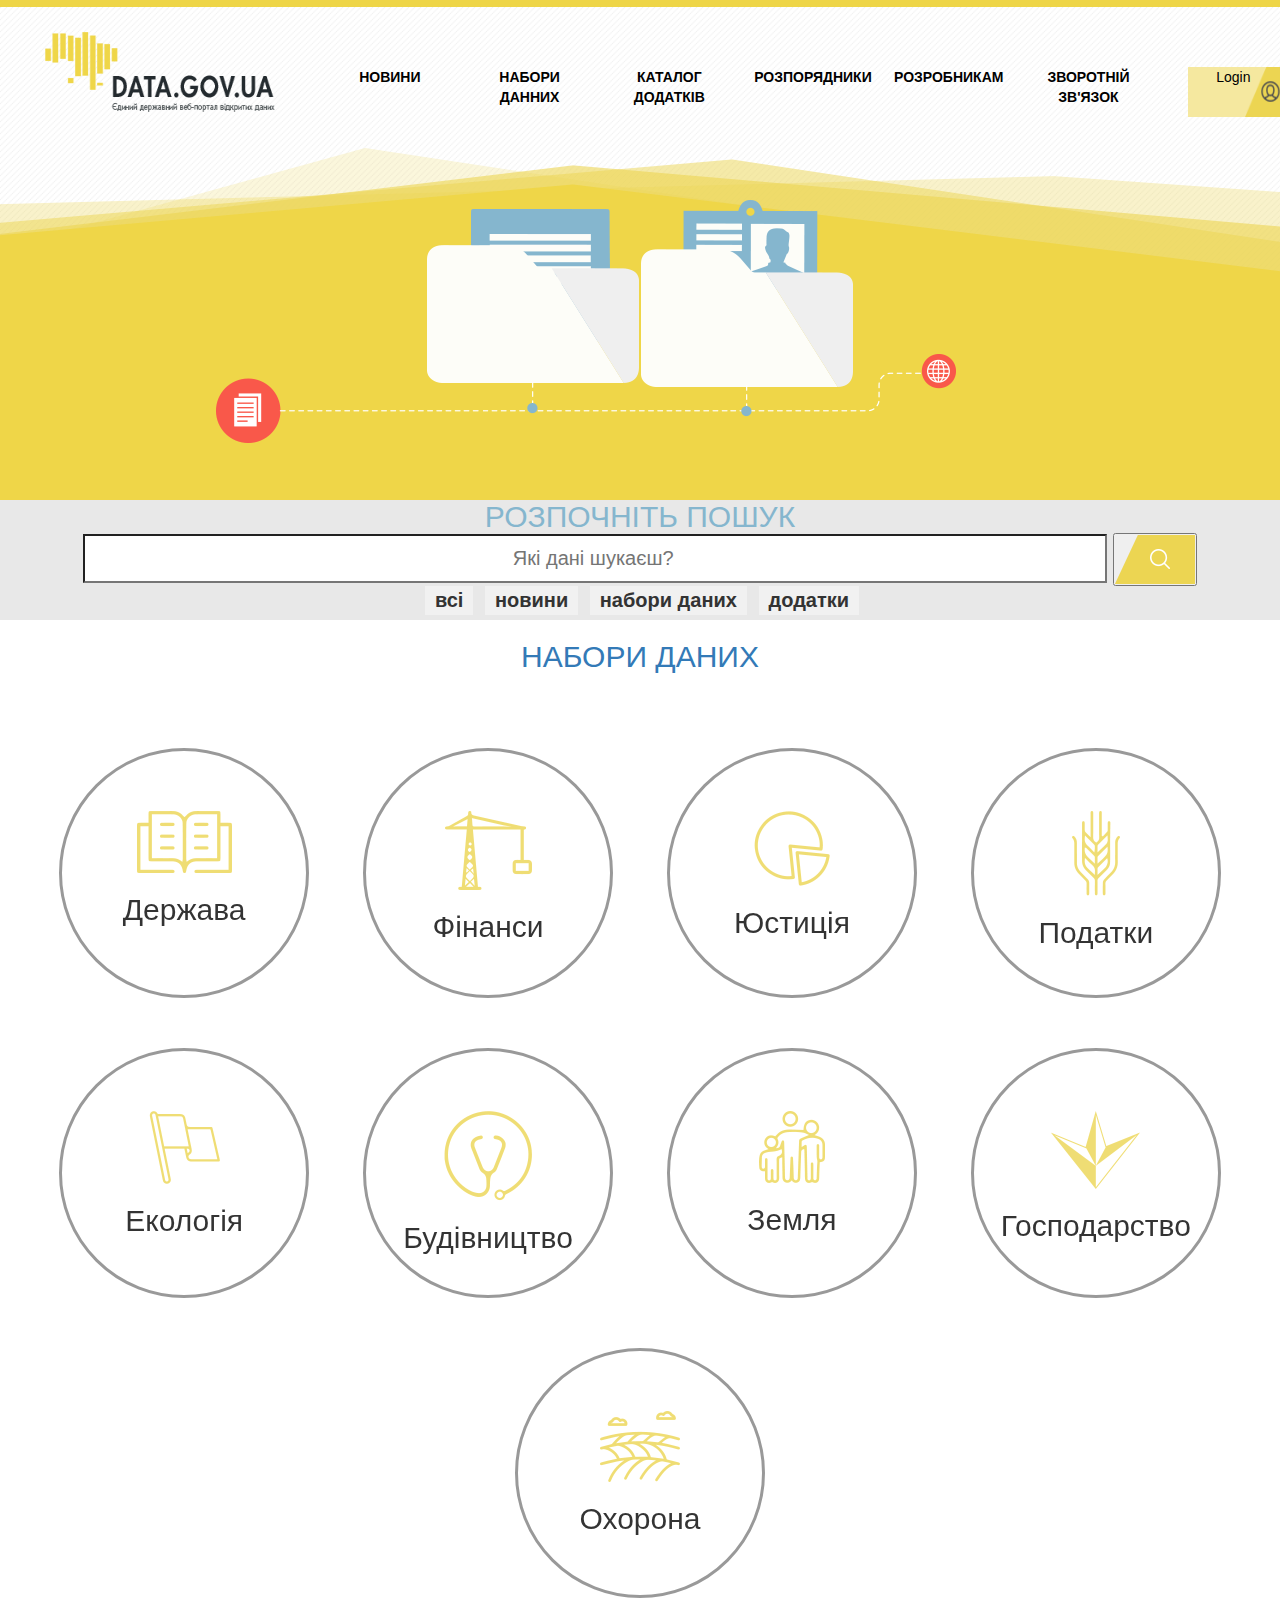
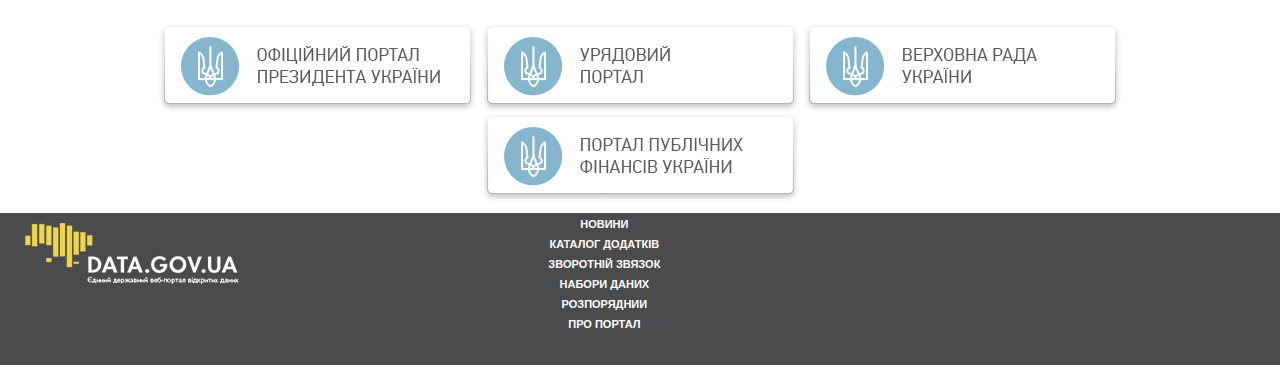
<file: Konetsul/index.html>
<!DOCTYPE html>
<html>

<head>

	<meta charset="utf-8" />

	<title>Data.gov.ua</title>

	<meta name="viewport" content="width=device-width, initial-scale=1, maximum-scale=1" />

	<link rel="stylesheet" type="text/css" href="source/css/main.css" />
	<link rel="stylesheet" href="source/css/bootstrap.min.css" />
	<script src="source/libs/jquery-3.1.1.js"></script>
	<script src="source/js/script.js"></script>
	<script src="source/libs/bootstrap.min.js"></script>

</head>

<body>
	<header> 
		<div class="container-fluid"> 
			<div class="row"> 
				<a href="Index.html"> 
					<div class="col-md-3 col-xs-3 col-sm-3 logo"> 
						<img src="source/img/main_page/logo.png"> 
					</div> 
				</a> 
				<div class="nav col-md-8 col-xs-8 col-sm-8"> 
					<ul> 
						<li class="col-lg-2 col-md-4 col-sm-4 col-xs-11"><a href="pages/news.html">новини</a></li> 
						<li class="col-lg-2 col-md-4 col-sm-4 col-xs-11"><a href="#">набори данних</a></li> 
						<li class="col-lg-2 col-md-4 col-sm-4 col-xs-11"><a href="../pages/application.html">каталог додатків</a></li> 
						<li class="col-lg-2 col-md-4 col-sm-4 col-xs-11"><a href="#">розпорядники</a></li> 
						<li class="col-lg-2 col-md-4 col-sm-4 col-xs-11"><a href="pages/developers.html">розробникам</a></li> 
						<li class="col-lg-2 col-md-4 col-sm-4 col-xs-11"><a href="pages/feedback.html">зворотній зв'язок</a></li> 
					</ul> 

				</div> 
						
				<div class="col-md-1 col-xs-1 col-sm-1" id="login"> 
					<a href="#"><div class="login">
						Login
						<img src="source/img/main_page/bg-heade1.png">
						</div>
					</a>
				</div> 
			</div> 
		</div> 
	</header>

		<div class="block-header">
		<h2>РОЗПОЧНІТЬ ПОШУК</h2>
		<input type="search" id="search" placeholder="Які дані шукаєш?">
		<button id="submit" type="search" ><img src="source/img/main_page/search-icon.png" alt=""></button>
		<div id="search1">
			<label>всі</label>
			<label>новини</label>
			<label>набори даних</label>
			<label>додатки</label>
		</div>			
	</div>

	<div class="section-one">
		<h2><a href="#">НАБОРИ ДАНИХ</a></h2>
		
	</div>



	<row>
		<div class="main">
			<div class="flip-container">
				<a href="#">
					<div class="flipper">
						<div class="front">
							<img src="source/img/main_page/book_1.png">
							<h2>Держава</h2>
						</div>
						<div class="back">
							<h2>777</h2>
						</div>
					</div>
				</a>
			</div>
			<div class="flip-container">
				<a href="#">
					<div class="flipper">
						<div class="front">
							<img src="source/img/main_page/construction.png">
							<h2>Фінанси</h2>
						</div>
						<div class="back">
							<h2>777</h2>
						</div>
					</div>
				</a>
			</div>
			<div class="flip-container">
				<a href="#">
					<div class="flipper">
						<div class="front">
							<img src="source/img/main_page/data-gov_icons.png">
							<h2>Юстиція</h2>
						</div>
						<div class="back">
							<h2>777</h2>
						</div>
					</div>
				</a>
			</div>
			<div class="flip-container">
				<a href="">
					<div class="flipper">
						<div class="front">
							<img src="source/img/main_page/agriculture.png">
							<h2>Податки</h2>
						</div>
						<div class="back">
							<h2>777</h2>
						</div>
					</div>
				</a>
			</div>
			<div class="flip-container">
				<a href="#">
					<div class="flipper">
						<div class="front">
							<img src="source/img/main_page/state.png">
							<h2>Екологія</h2>
						</div>
						<div class="back">
							<h2>777</h2>
						</div>
					</div>
				</a>
			</div>
			<div class="flip-container">
				<a href="#">
					<div class="flipper">
						<div class="front">
							<img src="source/img/main_page/medicine.png">
							<h2>Будівництво</h2>
						</div>
						<div class="back">
							<h2>777</h2>
						</div>
					</div>
				</a>
			</div>
			<div class="flip-container">
				<a href="#">
					<div class="flipper">
						<div class="front">
							<img src="source/img/main_page/social-protection.png">
							<h2>Земля</h2>
						</div>
						<div class="back">
							<h2>777</h2>
						</div>
					</div>
				</a>
			</div>
			<div class="flip-container">
				<a href="">
					<div class="flipper">
						<div class="front">
							<img src="source/img/main_page/standards.png">
							<h2>Господарство</h2>
						</div>
						<div class="back">
							<h2>777</h2>
						</div>
					</div>
				</a>
			</div>	
			<div class="flip-container">
				<a href="#">
					<div class="flipper">
						<div class="front">
							<img src="source/img/main_page/earth.png">
							<h2>Охорона</h2>
						</div>
						<div class="back">
							<h2>777</h2>
						</div>
					</div>
				</a>
			</div>
		</div>		
	<row>
	<div class="useful-list">
		<p class="thumb">
				<a class="president" href="http://www.president.gov.ua" target="_blank">
					<img src="source/img/main_page/president.png" alt="">
				</a>
				<a class="kmu" href="http://www.kmu.gov.ua" target="_blank">
					<img src="source/img/main_page/02.png" alt="">
				</a>
				<a class="rada" href="http://www.rada.gov.ua" target="_blank">
					<img src="source/img/main_page/03.png" alt="">
				</a>
				<a class="e-data" href="http://e-data.gov.ua" target="_blank">
					<img src="source/img/main_page/04.png" alt="">
				</a>
		</p>
	</div>

	<footer>
		<row>
			<a class="col-md-5 col-lg-5" href="#">
				<img src="source/img/main_page/logo2.png" alt="">
			</a>		
			<div class="footer-nav col-md-5 col-lg-5">
				<ul>
					<li><a href="#">НОВИНИ</a></li>
					<li><a href="#">КАТАЛОГ ДОДАТКІВ</a></li>
					<li><a href="#">ЗВОРОТНІЙ ЗВЯЗОК</a></li>
					<li><a href="#">НАБОРИ ДАНИХ</a></li>
					<li><a href="#">РОЗПОРЯДНИИ</a></li>
					<li><a href="#">ПРО ПОРТАЛ</a></li>
				</ul>
			</div>
		<row>
	</footer>

</body>
</html>
</file>
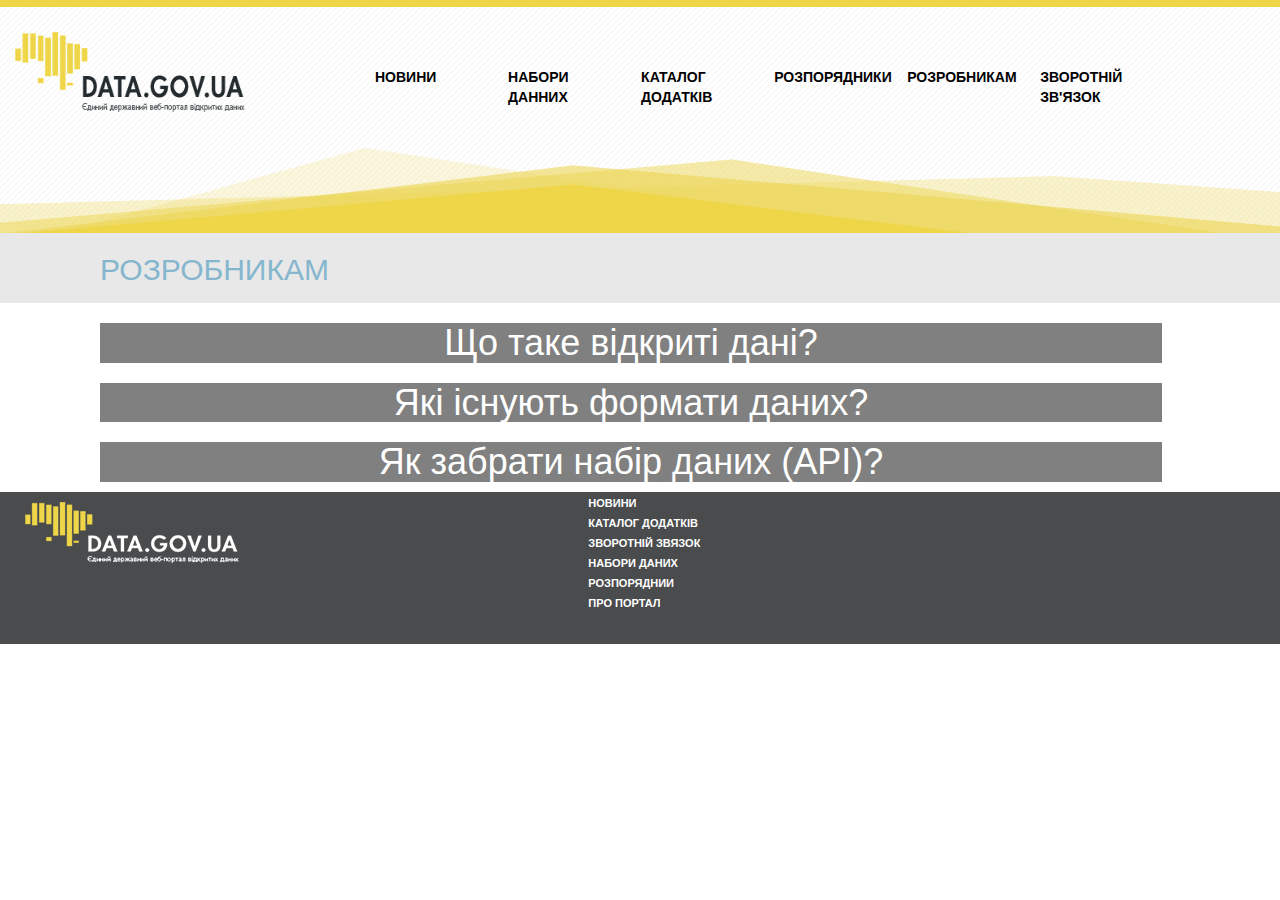
<file: Konetsul/pages/developers.html>
<!DOCTYPE html>
<html lang="en">
<head>
	<meta charset="UTF-8">
	<title>Розробникам</title>

	<link rel="stylesheet" href="../source/css/bootstrap.min.css">
	<link rel="stylesheet" href="../source/css/developers.css" />
	<script src="../source/libs/jquery-3.1.1.js"></script>
	<script src="../source/js/script_dev.js"></script>


</head>
<body>
	<header>
		<div class="container-fluid"> 
			<div class="row"> 
				<a href="../index.html"> 
					<div class="col-md-3 col-xs-3 col-sm-3 logo"> 
						<img src="../source/img/main_page/logo.png"> 
					</div> 
				</a> 
				<div class="nav col-md-8 col-xs-8 col-sm-8"> 
					<ul> 
						<li class="col-lg-2 col-md-4 col-sm-4 col-xs-11"><a href="pages/news.html">новини</a></li> 
						<li class="col-lg-2 col-md-4 col-sm-4 col-xs-11"><a href="#">набори данних</a></li> 
						<li class="col-lg-2 col-md-4 col-sm-4 col-xs-11"><a href="../pages/application.html">каталог додатків</a></li> 
						<li class="col-lg-2 col-md-4 col-sm-4 col-xs-11"><a href="#">розпорядники</a></li> 
						<li class="col-lg-2 col-md-4 col-sm-4 col-xs-11"><a href="pages/developers.html">розробникам</a></li> 
						<li class="col-lg-2 col-md-4 col-sm-4 col-xs-11"><a href="pages/feedback.html">зворотній зв'язок</a></li> 
					</ul> 

				</div> 
						
				<div class="col-md-1 col-xs-1 col-sm-1" id="login"> 
					<!-- <a href=""><div class="login">
						Login
						<div><img src="source/img/main_page/bg-heade.png"></div> 
						</div>
					</a> -->
				</div> 
			</div> 
		</div>
	</header>

	<div class="block-header">
		<h2>РОЗРОБНИКАМ</h2>
	</div>

	
	<div class="wrapper">
		<h1><a href="#">Що таке відкриті дані?</a></h1>
		<article>
			Закон України «Про доступ до публічної інформації» № 2939-VI від 13.01.2011 регламентує питання відкритих даних наступним чином: Публічна інформація у формі відкритих даних - це публічна інформація у форматі, що дозволяє її автоматизоване оброблення електронними засобами, вільний та безоплатний доступ до неї, а також її подальше використання. Розпорядники інформації зобов’язані надавати публічну інформацію у формі відкритих даних на запит, оприлюднювати і регулярно оновлювати її на єдиному державному веб-порталі відкритих даних та на своїх веб-сайтах. Публічна інформація у формі відкритих даних є дозволеною для її подальшого вільного використання та поширення. Будь-яка особа може вільно копіювати, публікувати, поширювати, використовувати, у тому числі в комерційних цілях, у поєднанні з іншою інформацією або шляхом включення до складу власного продукту, публічну інформацію у формі відкритих даних з обов’язковим посиланням на джерело отримання такої інформації.
		</article>

		<h1><a href="">Які існують формати даних?</a></h1>
		<article>
			Відповідно до Положення про набори даних, які підлягають оприлюдненню у формі відкритих даних, затвердженого постановою Кабінету Міністрів України від 21.10.2015 № 835 визначено наступні формати для оприлюднення публічної інформації у формі відкритих даних:Текстові дані TXT, RTF, ODT*, DOC(X), PDF (з текстовим змістом, не скановане зображення), (X)HTML*Структуровані дані RDF*, XML*, JSON*, CSV*, XLS(X), ODS *, YAML*Графічні дані GIF*, TIFF, JPG (JPEG)*, PNG*Відеодані MPEG, MKV, AVI, FLV, MKS,MK3D Аудіодані MP3, WAV, MKA Дані, розроблені з використанням програми Macromedia Flash SWF, FLV Архів даних ZIP*, 7z*, Gzip*, Bzip2* При створенні нових наборів даних забезпечується використання відкритих форматів даних (формати, позначені * у таблиці) та структурованих даних (формати RDF, XML, JSON, CSV).
		</article>

		<h1><a href="">Як забрати набір даних (API)?</a></h1>
		<article>
			Для того, щоб отримати файл в форматі xml, необхідно перейти за посиланням та вказати “Ідентифікаційний номер” набору даних, який відображається при відкритті обраного набору даних, а також номер ревізії, якщо необхідно отримати попередню версію набору даних:data.gov.ua/view-dataset/dataset?dataset-id=ідентифікаційний номер набору даних&revison-id=номер ревізії. Для того, щоб забрати файл в форматі json, необхідно перейти за посиланням та вказати “Ідентифікаційний номер” набору даних, який відображається при відкритті обраного набору даних, а також номер ревізії, якщо необхідно отримати попередню версію набору даних:data.gov.ua/view-dataset/dataset.json?dataset-id=ідентифікаційний номер набору даних&revison-id=номер ревії.Якщо 'revison-id' не передавати, то поверне останній варіант набору даних.
		</article>

	</div>

	<footer>
		<row>
			<a class="col-md-5 col-lg-5" href="#">
				<img src="../source/img/main_page/logo2.png" alt="">
			</a>		
			<div class="footer-nav col-md-5 col-lg-5">
				<ul>
					<li><a href="#">НОВИНИ</a></li>
					<li><a href="#">КАТАЛОГ ДОДАТКІВ</a></li>
					<li><a href="#">ЗВОРОТНІЙ ЗВЯЗОК</a></li>
					<li><a href="#">НАБОРИ ДАНИХ</a></li>
					<li><a href="#">РОЗПОРЯДНИИ</a></li>
					<li><a href="#">ПРО ПОРТАЛ</a></li>
				</ul>
			</div>
		<row>
	</footer>
</body>
</html>
</file>
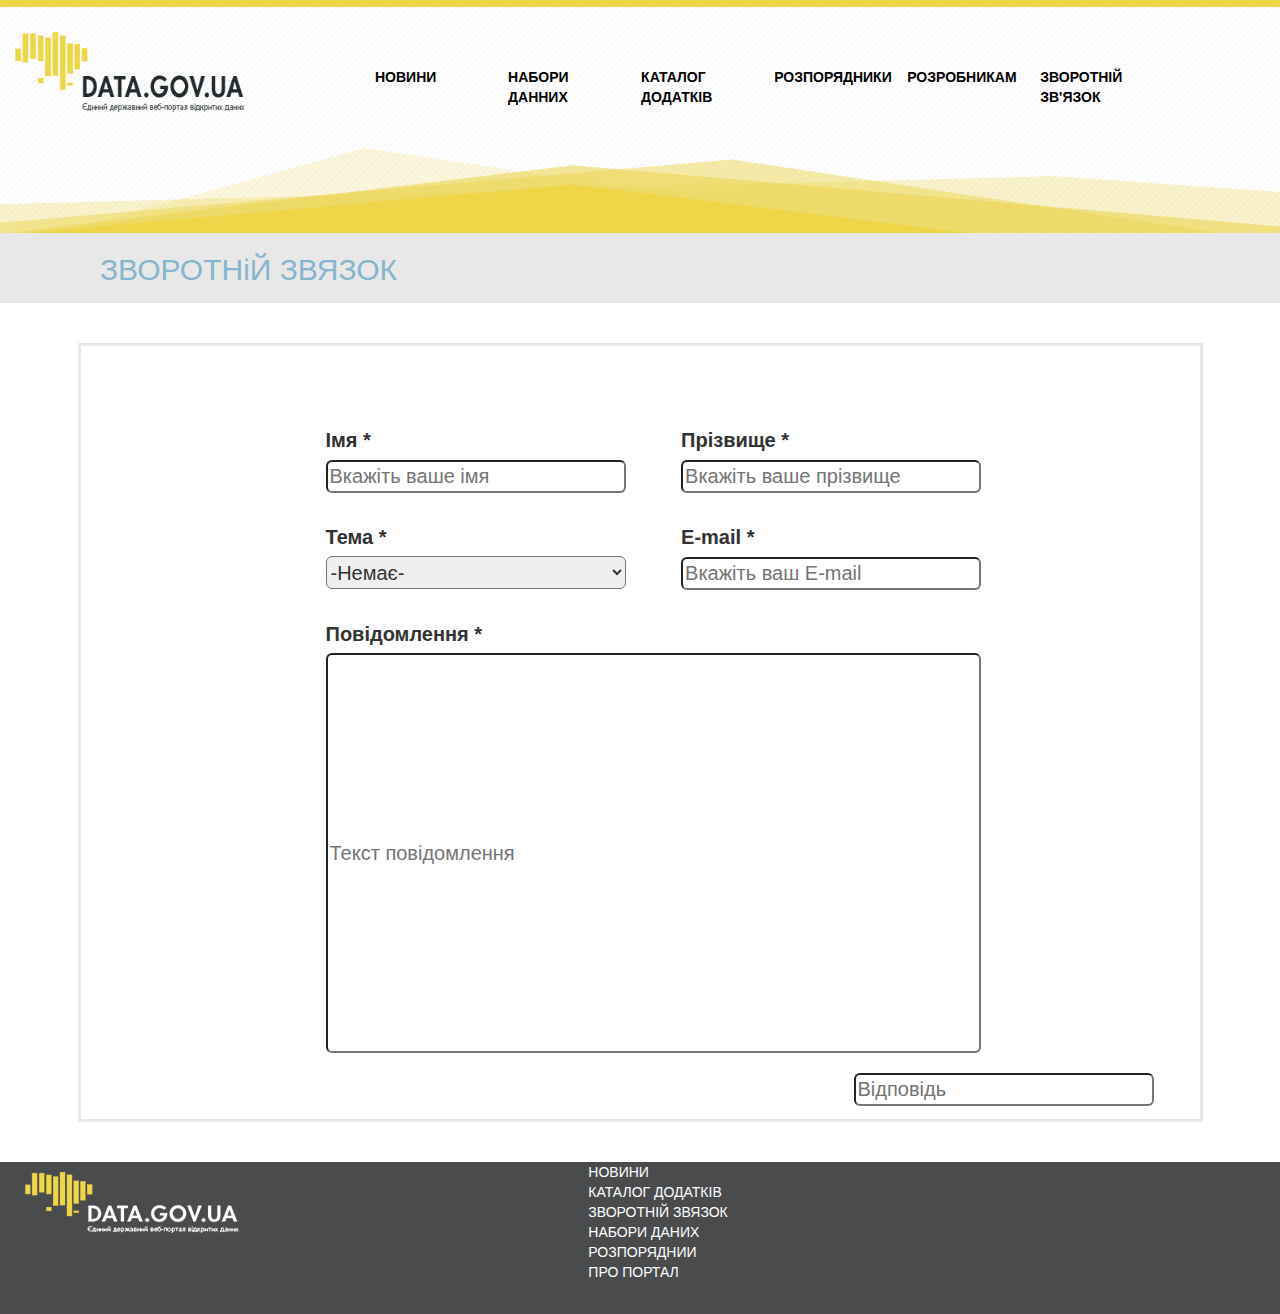
<file: Konetsul/pages/feedback.html>
<!DOCTYPE html>
<html lang="en">
<head>
	<meta charset="UTF-8">
	<title>Feedback</title>

	<link rel="stylesheet" href="../source/css/bootstrap.min.css">
	<link rel="stylesheet" href="../source/css/feedback.css">

</head>
<body>
		<header>
		<div class="container-fluid"> 
			<div class="row"> 
				<a href="../index.html"> 
					<div class="col-md-3 col-xs-3 col-sm-3 logo"> 
						<img src="../source/img/main_page/logo.png"> 
					</div> 
				</a> 
				<div class="nav col-md-8 col-xs-8 col-sm-8"> 
					<ul> 
						<li class="col-lg-2 col-md-4 col-sm-4 col-xs-11"><a href="../pages/news.html">новини</a></li> 
						<li class="col-lg-2 col-md-4 col-sm-4 col-xs-11"><a href="#">набори данних</a></li> 
						<li class="col-lg-2 col-md-4 col-sm-4 col-xs-11"><a href="../pages/application.html">каталог додатків</a></li> 
						<li class="col-lg-2 col-md-4 col-sm-4 col-xs-11"><a href="#">розпорядники</a></li> 
						<li class="col-lg-2 col-md-4 col-sm-4 col-xs-11"><a href="../pages/developers.html">розробникам</a></li> 
						<li class="col-lg-2 col-md-4 col-sm-4 col-xs-11"><a href="../pages/feedback.html">зворотній зв'язок</a></li> 
					</ul> 

				</div> 
						
				<div class="col-md-1 col-xs-1 col-sm-1" id="login"> 
					<!-- <a href=""><div class="login">
						Login
						<div><img src="source/img/main_page/bg-heade.png"></div> 
						</div>
					</a> -->
				</div> 
			</div> 
		</div>
	</header>

	<div class="block-header">
		<h2>ЗВОРОТНіЙ ЗВЯЗОК</h2>
	</div>

	<div class="content">
		<div class="inside-content">
			<div class="box">
				<label for="name">Імя *</label><br>
				<input type="text" name="name" placeholder="Вкажіть ваше імя">
			</div>

			<div class="box">
				<label for="sname">Прізвище *</label><br>
				<input type="text" name="sname" placeholder="Вкажіть ваше прізвище">
			</div>

			<div class="box">
				<label for="theme">Тема *</label><br>
					<select>
						<option value="">-Немає-</option>
						<option value="">Запит на набори даних</option>
						<option value="">Технічні аспекти роботи</option>
						<option value="">Інший...</option>
					</select>
			</div>

			<div class="box">			
				<label for="mail">E-mail *</label><br>
					<input type="text" name="mail" placeholder="Вкажіть ваш E-mail">
			</div>

			<div class="box message">	
				<label for="message">Повідомлення *</label><br>	
					<input type="text" name="message" placeholder="Текст повідомлення">
			</div>
			
			<div class="answer">				
				<input type="text " class="answer" name="answer" placeholder="Відповідь">
			</div>	
		</div>
	</div>

	<footer>
		<row>
			<a class="col-md-5 col-lg-5" href="#">
				<img src="../source/img/main_page/logo2.png" alt="">
			</a>		
			<div class="footer-nav col-md-5 col-lg-5">
				<ul>
					<li><a href="#">НОВИНИ</a></li>
					<li><a href="#">КАТАЛОГ ДОДАТКІВ</a></li>
					<li><a href="#">ЗВОРОТНІЙ ЗВЯЗОК</a></li>
					<li><a href="#">НАБОРИ ДАНИХ</a></li>
					<li><a href="#">РОЗПОРЯДНИИ</a></li>
					<li><a href="#">ПРО ПОРТАЛ</a></li>
				</ul>
			</div>
		<row>
	</footer>
</body>
</html>
</file>
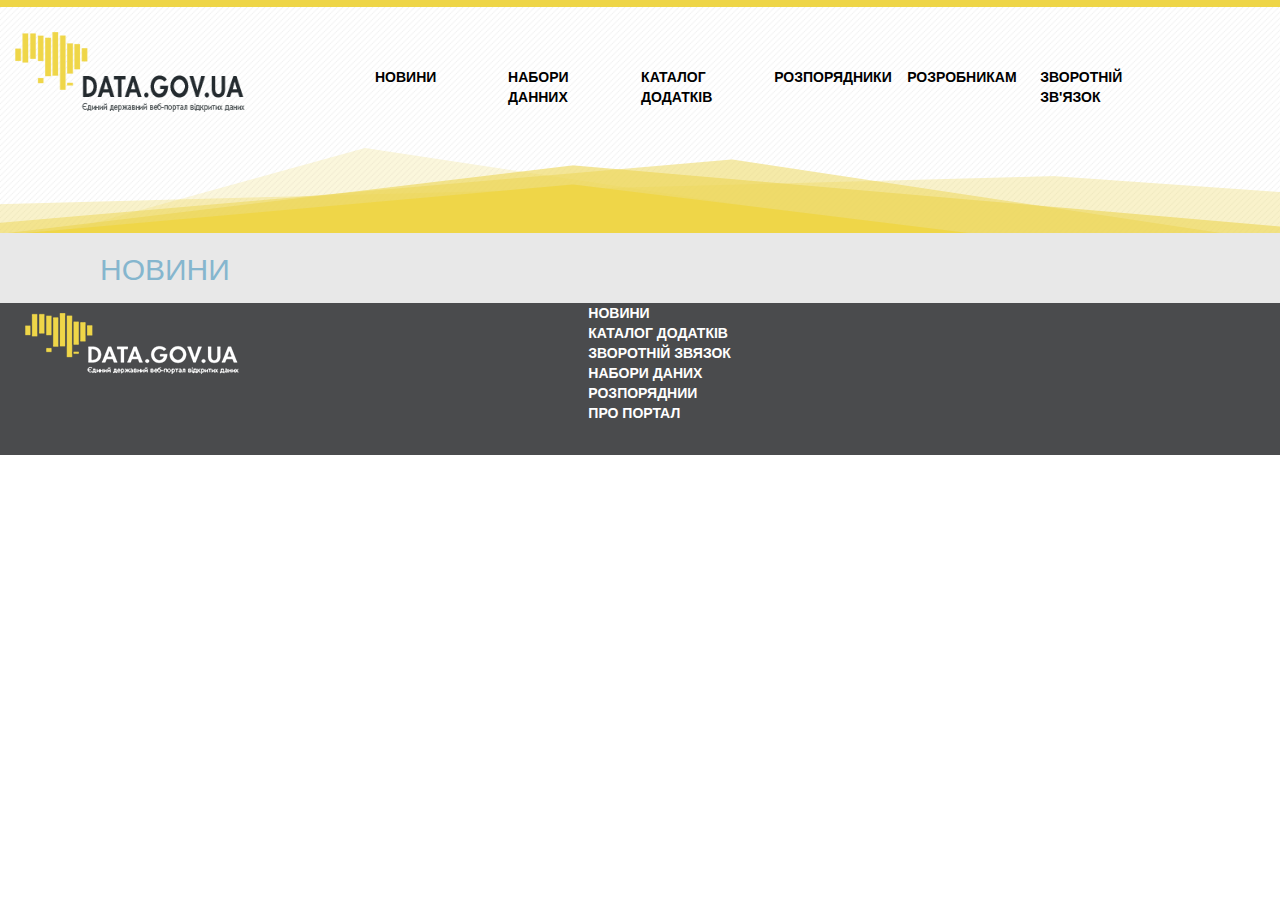
<file: Konetsul/pages/news.html>
<!DOCTYPE html>
<html lang="en">
<head>
	<meta charset="UTF-8">
	<title>NEWS</title>
	<link rel="stylesheet" href="../source/css/bootstrap.min.css">
	<link rel="stylesheet" href="../source/css/news.css">
	<script src="../source/libs/jquery-3.1.1.js"></script>
	<script src="../source/js/script_news.js"></script>
</head>
<body>	
	<header>
		<div class="container-fluid"> 
			<div class="row"> 
				<a href="Index.html"> 
					<div class="col-md-3 col-xs-3 col-sm-3 logo"> 
						<img src="../source/img/main_page/logo.png"> 
					</div> 
				</a> 
				<div class="nav col-md-8 col-xs-8 col-sm-8"> 
					<ul> 
						<li class="col-lg-2 col-md-4 col-sm-4 col-xs-11"><a href="../pages/news.html">новини</a></li> 
						<li class="col-lg-2 col-md-4 col-sm-4 col-xs-11"><a href="#">набори данних</a></li> 
						<li class="col-lg-2 col-md-4 col-sm-4 col-xs-11"><a href="../pages/application.html">каталог додатків</a></li> 
						<li class="col-lg-2 col-md-4 col-sm-4 col-xs-11"><a href="#">розпорядники</a></li> 
						<li class="col-lg-2 col-md-4 col-sm-4 col-xs-11"><a href="../pages/developers.html">розробникам</a></li> 
						<li class="col-lg-2 col-md-4 col-sm-4 col-xs-11"><a href="../pages/feedback.html">зворотній зв'язок</a></li> 
					</ul> 

				</div> 
						
				<div class="col-md-1 col-xs-1 col-sm-1" id="login"> 
					<!-- <a href=""><div class="login">
						Login
						<div><img src="source/img/main_page/bg-heade.png"></div> 
						</div>
					</a> -->
				</div> 
			</div> 
		</div>
	</header>

	<div class="block-header">
		<h2>НОВИНИ</h2>
	</div>

	<div class="content">
		
	</div>

	<footer>
		<row>
			<a class="col-md-5 col-lg-5" href="#">
				<img src="../source/img/main_page/logo2.png" alt="">
			</a>		
			<div class="footer-nav col-md-5 col-lg-5">
				<ul>
					<li><a href="#">НОВИНИ</a></li>
					<li><a href="#">КАТАЛОГ ДОДАТКІВ</a></li>
					<li><a href="#">ЗВОРОТНІЙ ЗВЯЗОК</a></li>
					<li><a href="#">НАБОРИ ДАНИХ</a></li>
					<li><a href="#">РОЗПОРЯДНИИ</a></li>
					<li><a href="#">ПРО ПОРТАЛ</a></li>
				</ul>
			</div>
		<row>
	</footer>

</body>
</html>
</file>
<file: Konetsul/source/css/main.css>
*{ 
	margin:0; 
	padding:0; 
	text-align:center; 
} 

header{ 
	border-top: 7px solid #EED547;
	height: 500px; 
	width: 100%; 

	background: 
	url("../img/main_page/bg-header-statistic-dataset.png") 40% 70% no-repeat, 
	url("../img/main_page/bg-header-statistic-rozpor.png") 60% 70% no-repeat,
	url("../img/main_page/bg-header-statistic.png") 40% 86% no-repeat,	
	url("../img/main_page/header-main.gif")no-repeat;


	 
	background-repeat: no-repeat; 

	} 

.nav {
	margin-top: 60px;
}
 

.logo>img{ 
	margin-top: 25px;
	width: 230px; 
	height: 80px; 
	background-repeat: no-repeat; 
} 


.nav>ul{ 
	list-style: none; 
} 
.nav>ul>li>a{ 
	font-size: 14px;
	text-decoration: none; 
	color: black; 
	text-align: center; 
} 
.nav>ul>li>a:hover{ 
	border-bottom: 3px solid #EED547;
	opacity: .6; 
} 

a{ 
	text-decoration: none; 
	color: black; 
} 
li>a{ 
	font-family: Arial, serif; 
	font-size: 11px; 
	font-weight:bolder; 
	text-transform: uppercase; 
}
/*---------------login----------------*/

.login{ 
	width: 90px; 
	height: 50px; 
	background: #f5e89f;
	color: #000; 
	margin-top: 60px;	
} 
.login img{ 
		margin-top: -20px; 
		margin-left: 57px; 
		height: 50px; 
		width: 40px; 

} 

/*---------------------------------------*/
h2 {
	text-align: center;
	margin-top: 22px;
	color: blue;
}

#search {
	width: 80%;
	min-width: 350px;
	height: 49px;
	margin-bottom: 1px;
}

#search1 {
	
}

.block-header{
	background: #e8e8e8;
	text-align: center;
	height: auto;
	box-sizing: border-box;
	font-size: 20px;
	margin: 0px;
}
.block-header h2 {
	margin: 0;
	color: #85B6CE;
}

label {
	background-color: #F1F1F1;
	display: inline-block;
    max-width: 100%;
    margin: 0 1px 5px 5px;
    padding: 0px 10px 0 10px;
	font-weight: 300px;

}
/*--------------cirles-----------------*/

.main{
    text-align: center;
    padding-top: 40px;
}
.flip-container{
    margin: 25px;
    display: inline-block;
    vertical-align: middle;
}

.flip-container:hover .flipper, .flip-container.hover .flipper {
    transform: rotateY(180deg);
}

.flip-container, .front, .back {
    width: 250px;
    height: 250px;
    border-radius: 125px;
}

.flip-container a {
	color: black;
	opacity: .8;
	text-decoration: none;
}
.flipper {
    transition: 0.6s;
    transform-style: preserve-3d;
    position: relative;
}

.front, .back {
    backface-visibility: hidden;
    position: absolute;
    top: 0;
    left: 0;
    padding-top: 60px;
    opacity: 100;
}

.front {
    border: solid 3px grey;

}

.back {
    transform: rotateY(180deg);
    background: #EFD648;
    padding-top: 140px;
}

/*--------------userful-list------------*/
.thumb {
	text-align: center;
}

.president, .rada, .kmu, .e-data {
	width: 320px;
	height: 90px;

}

/*---------------footer-----------*/

footer{
	background-color: #4A4B4D;
	height: 152px;
}

footer img {
	margin: 10px;
	float:left;
	float: 10px;

}

footer ul {
	display: table;
	list-style-type: none;
	
}

footer li a{
	text-align: center;
	color:white;

}

footer a:hover {
	text-decoration: none;
	color: yellow;
}
</file>
<file: Konetsul/source/css/developers.css>
header{ 
	border-top: 7px solid #EED547;
	height: 233px; 
	width: 100%; 
	background-image: url("../img/main_page/header-main-not-front.gif"); 
 	
	background-repeat: no-repeat; 

} 

.nav {
	margin-top: 60px;
}
 

.logo>img{ 
	margin-top: 25px;
	width: 230px; 
	height: 80px; 
	background-repeat: no-repeat; 
} 


.nav>ul{ 
	list-style: none; 
} 
.nav>ul>li>a{ 
	font-size: 14px;
	text-decoration: none; 
	color: black; 
	text-align: center; 
} 
.nav>ul>li>a:hover{ 
	border-bottom: 3px solid #EED547;
	opacity: .6; 
} 

a{ 
	text-decoration: none; 
	color: black; 
} 
li>a{ 
	font-family: Arial, serif; 
	font-size: 11px; 
	font-weight:bolder; 
	text-transform: uppercase; 
}
/*--------------------------------*/

.block-header {
	background: #e8e8e8;
	text-align: left;
	height: 70px;
	font-size: 20px;
	width: 100%;

}

.block-header h2{
	margin:0 0 40px 0;
	padding: 20px 0 20px 100px;
	color: #85B6CE;
}

/*--------------------------------*/
.wrapper {


	margin: 10px 0 0 100px ;
}

.wrapper h1 {
	background-color: gray;
	text-align: center;
	width: 90%;
}

.wrapper a {
	text-decoration: none;
	color: white;
}

article {
	text-align: center;
}
/*-----------------------------------------*/
footer{
	background-color: #4A4B4D;
	height: 152px;
}

footer img {
	margin: 10px;
	float:left;
	float: 10px;

}

footer ul {
	display: table;
	list-style-type: none;
	
}

footer li a{
	text-align: center;
	color:white;

}

footer a:hover {
	text-decoration: none;
	color: yellow;
}
</file>
<file: Konetsul/source/css/feedback.css>
header{ 
	border-top: 7px solid #EED547;
	height: 233px; 
	width: 100%; 
	background-image: url("../img/main_page/header-main-not-front.gif"); 
 	
	background-repeat: no-repeat; 

} 

.nav {
	margin-top: 60px;
}
 

.logo>img{ 
	margin-top: 25px;
	width: 230px; 
	height: 80px; 
	background-repeat: no-repeat; 
} 


.nav>ul{ 
	list-style: none; 
} 
.nav>ul>li>a{ 
	font-size: 14px;
	text-decoration: none; 
	color: black; 
	text-align: center; 
} 
.nav>ul>li>a:hover{ 
	border-bottom: 3px solid #EED547;
	opacity: .6; 
} 

a{ 
	text-decoration: none; 
	color: black; 
} 
li>a{ 
	font-family: Arial, serif; 
	font-size: 11px; 
	font-weight:bolder; 
	text-transform: uppercase;
}

/*---------------------------------------*/
.block-header {
	background: #e8e8e8;
	text-align: left;
	height: 70px;
	font-size: 20px;
	width: 100%;

}

.block-header h2{
	margin:0 0 40px 0;
	padding: 20px 0 20px 100px;
	color: #85B6CE;
}
/*------------------------------------------*/
.content {
	margin: 40px auto;
	height: 100%;
	width: 1125px;
	float:center;
	border: 3px solid #E8E8E8;
	font-size: 20px;
}

.inside-content {
	padding: 50px 46px 46px 245px;
	display: block;
}

.content input {
	border-radius: 6px;
	width: 300px;
	height: 33px;
}

select {
	border-radius: 6px;
	width: 300px;
	height: 33px;
}
.box {
	display: inline-block;
	margin:30px 50px 0 0;
}
.message input {
	width: 655px;
	height: 400px;
	margin-bottom: 20px;
}

.answer {
	float: right;
}

/*--------------------------------------------*/
footer{
	background-color: #4A4B4D;
	height: 152px;
}

footer img {
	margin: 10px;
	float:left;
	float: 10px;
}

footer ul {
	display: table;
	list-style-type: none;
	
}

footer li a{
	text-align: center;
	color:white;
	text-decoration: none;
	font-size: 14px;
	font-weight: 400;
}

footer a:hover {
	text-decoration: none;
	color: yellow;
}
</file>
<file: Konetsul/source/css/news.css>
header{ 
	border-top: 7px solid #EED547;
	height: 233px; 
	width: 100%; 
	background-image: url("../img/main_page/header-main-not-front.gif"); 
 	
	background-repeat: no-repeat; 

} 

.my-new-list {
	height: 300px;
	width: 300px;
}

.nav {
	margin-top: 60px;
}
 
 

.logo>img{ 
	margin-top: 25px;
	width: 230px; 
	height: 80px; 
	background-repeat: no-repeat; 
} 


.nav>ul{ 
	list-style: none; 
} 
.nav>ul>li>a{ 
	font-size: 14px;
	text-decoration: none; 
	color: black; 
	text-align: center; 
} 
.nav>ul>li>a:hover{ 
	border-bottom: 3px solid #EED547;
	opacity: .6; 
} 

a{ 
	text-decoration: none; 
	color: black; 
} 
li>a{ 
	font-family: Arial, serif; 
	font-size: 11px; 
	font-weight:bolder; 
	text-transform: uppercase;
}

/*-----------------------------------*/
.content {
margin-left: 100px;
	
}
/*-----------------------------------*/

.block-header {
	background: #e8e8e8;
	text-align: left;
	height: 70px;
	font-size: 20px;
	width: 100%;

}

.block-header h2{
	margin:0 0 40px 0;
	padding: 20px 0 20px 100px;
	color: #85B6CE;
}
/*-------------------------------------*/
footer{
	background-color: #4A4B4D;
	height: 152px;
}

footer img {
	margin: 10px;
	float:left;
	float: 10px;

}

footer ul {
	display: table;
	list-style-type: none;
	
}

footer li a{
	text-align: center;
	color:white;
	font-size: 14px;
}

footer a:hover {
	text-decoration: none;
	color: yellow;
}
</file>
